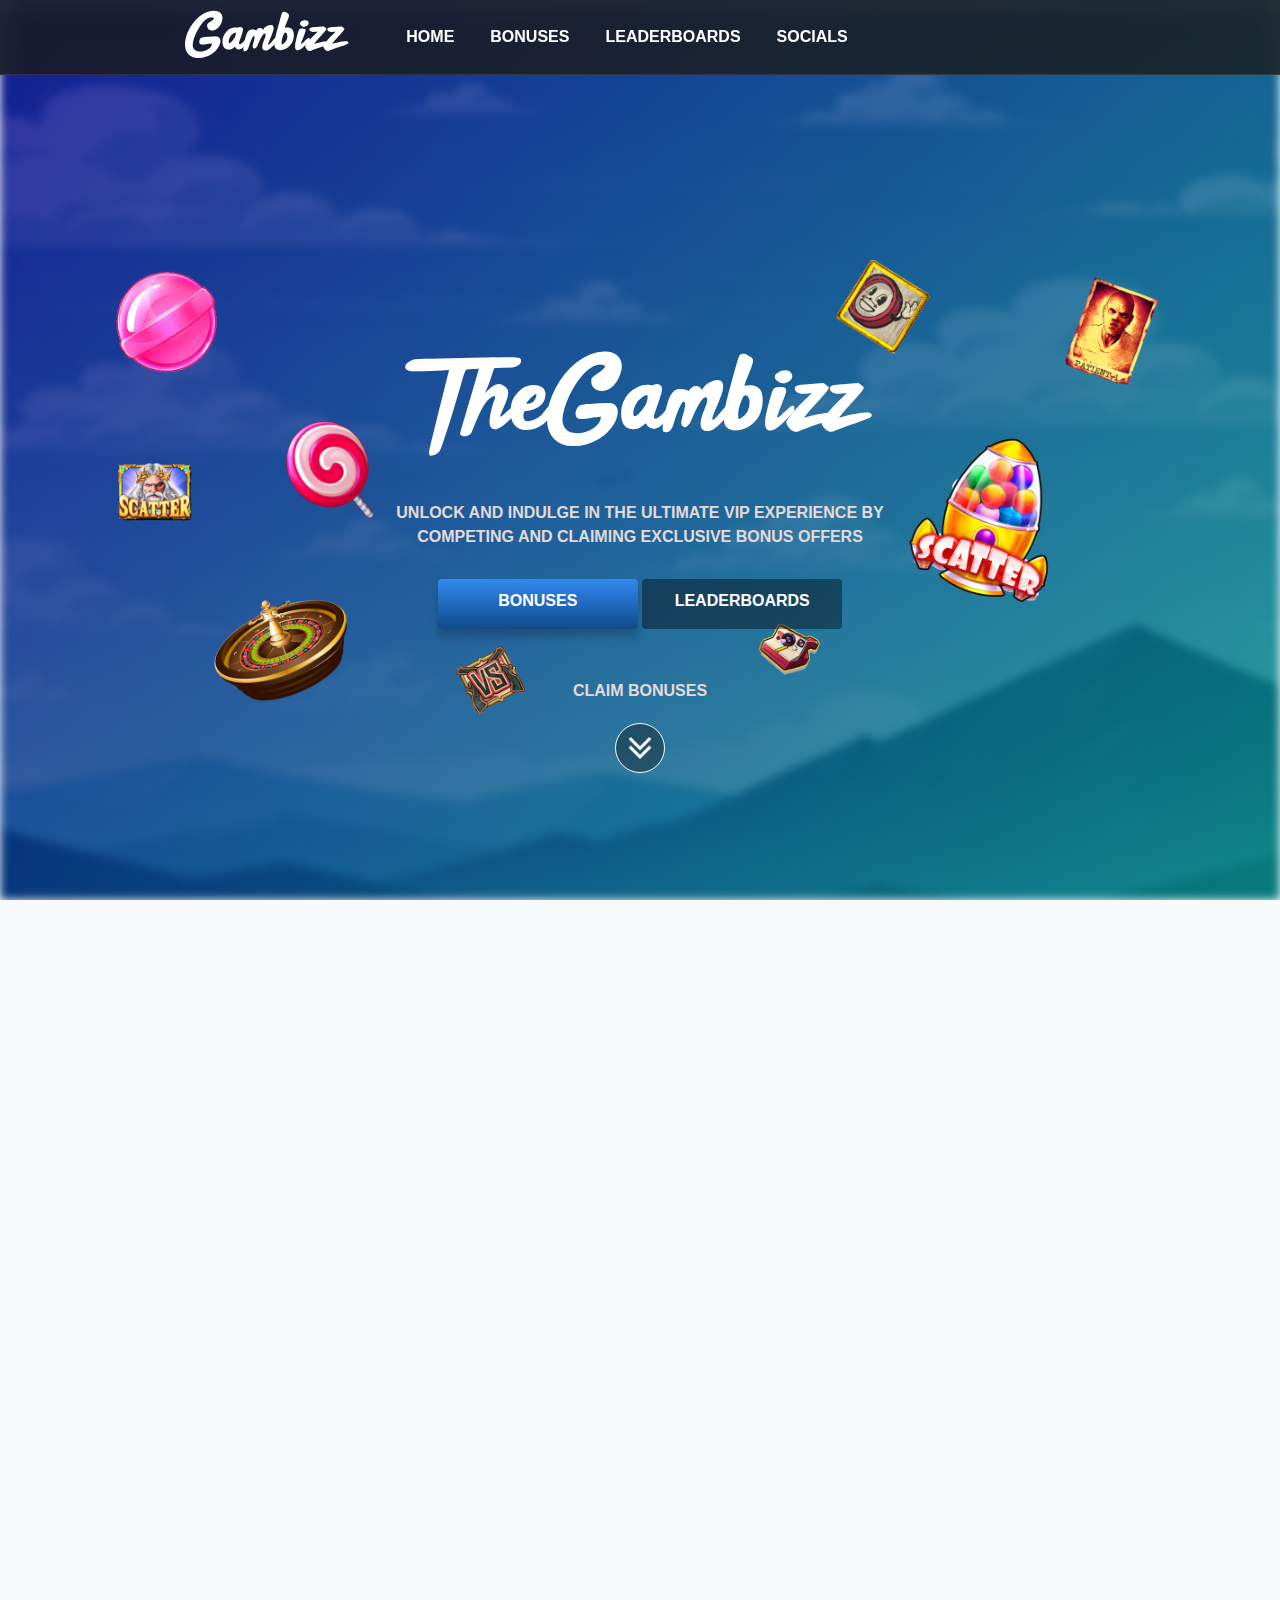
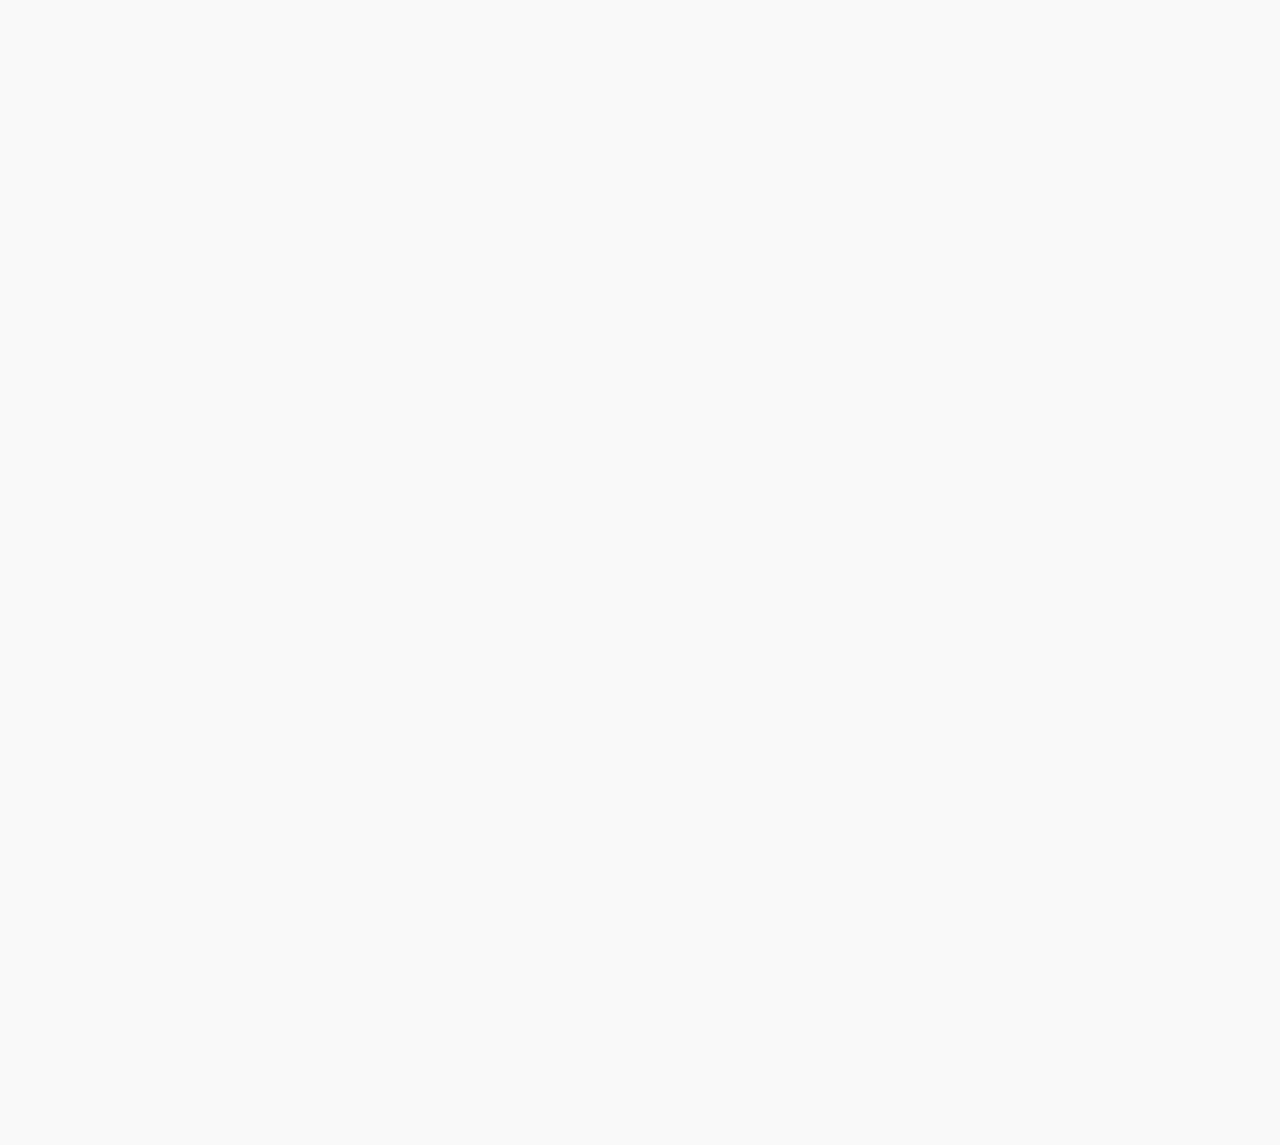
<file: src/main/resources/static/index.html>
<!DOCTYPE html>
<html lang="en">
<head>
    <meta charset="UTF-8">
    <meta name="viewport" content="width=device-width, initial-scale=1.0">
    <link rel="icon" href="pictures/logo.png" type="images/logo.png">
    <title>TheGambizz - Home</title>
    <link rel="stylesheet" href="https://stackpath.bootstrapcdn.com/bootstrap/4.5.2/css/bootstrap.min.css">
    <link rel="stylesheet" href="https://cdnjs.cloudflare.com/ajax/libs/font-awesome/6.0.0-beta3/css/all.min.css">
    <link rel="stylesheet" href="css/home.css?v.1.0.8">
</head>
<body>
<nav class="navbar navbar-expand-lg navbar-custom fixed-top">
    <div class="container-fluid">
        <a class="navbar-brand" href="/home">Gambizz</a>
        <button class="navbar-toggler" type="button" data-bs-toggle="collapse" data-bs-target="#navbarNav" aria-controls="navbarNav" aria-expanded="false" aria-label="Toggle navigation">
            <span class="navbar-toggler-icon"></span>
        </button>
        <div id="navbarNav" class="collapse navbar-collapse">
            <ul class="navbar-nav mx-auto">
                <li class="nav-item">
                    <a class="nav-link" href="/home">Home</a>
                </li>
                <li class="nav-item">
                    <a class="nav-link" href="/bonuses">Bonuses</a>
                </li>
                <li class="nav-item">
                    <a class="nav-link" href="/leaderboards-razed">Leaderboards</a>
                </li>
                <li class="nav-item">
                    <a class="nav-link" href="/socials">Socials</a>
                </li>
            </ul>
        </div>
    </div>
</nav>

<!-- Welcome Section -->
<section id="welcome-section" class="fullscreen-section welcome-section">
    <img src="pictures/header.png" alt="Floating Image" class="floating-image">
    <div class="content">
        <h1 class="black-street">TheGambizz</h1>
        <p>Unlock and indulge in the ultimate VIP experience by</p>
        <p>competing and claiming exclusive bonus offers</p>
        <div class="buttons">
            <a href="#sponsorships" class="btn btn-primary-custom">Bonuses</a>
            <a href="/leaderboards-razed" class="btn btn-secondary-custom">Leaderboards</a>
        </div>

        <div class="redirection">
            <p>CLAIM BONUSES</p>
            <div class="circle">
                <a href="#sponsorships">
                    <img src="pictures/arrows.png" alt="Arrows">
                </a>
            </div>
        </div>
    </div>
</section>

<section id="sponsorships" class="fullscreen-section">
    <div class="container">
        <h1 class="text-center">Bonus <span>Offers</span></h1>
        <div class="line-with-text">
            <span>Claim and receive rewards instantly!</span>
        </div>
        <div class="row">
            <div class="col-md-6 promo-col">
                <div class="promo-box">
                    <img src="pictures/razed.png" alt="Floating Image" class="floating-img">
                    <div class="features-box">
                        <h4>Rewards</h4>
                        <ul class="list-unstyled">
                            <li>» Increased Rakeback</li>
                            <li>» 300% Welcome Bonus</li>
                            <li>» Wager Leaderboard</li>
                            <li>» Double giveaway entries</li>
                        </ul>
                    </div>
                    <a href="https://www.razed.com/signup/?raf=TGZZ" class="claim-btn">Claim Bonus</a>
                </div>
            </div>

            <div class="row">
                <div class="col-md-6">
                    <div class="razed-box">
                        <img src="pictures/razed.png" alt="Razed" class="redirect-img">
                        <a href="https://www.razed.com/signup/?raf=TGZZ" class="redirect-button metaspins-button">VIP Program</a>
                    </div>
                </div>
                <div class="col-md-6">
                    <div class="leaderboard-box">
                        <h5 class="white"><span class="red">L</span>eader<span class="red">boards</span></h5>
                        <a href="/leaderboards-razed" class="redirect-button leaderboard-button">Leaderboards</a>
                    </div>
                </div>
            </div>
        </div>
    </div>
</section>

<!-- Stay Connected Section -->
<section id="stay-connected" class="fullscreen-section">
    <div class="container-fluid">
        <h1 class="text-center">Stay <span>Connected</span></h1>
        <div class="row">
            <!-- YouTube -->
            <div class="col-md-3">
                <div class="platform-box">
                    <div class="logo-container">
                        <img src="pictures/youtube.png" alt="Platform Logo" class="platform-logo">
                    </div>
                    <div class="line"></div>
                    <h2>Youtube</h2>
                    <h3>Subscribe to channel</h3>
                    <a href="https://www.youtube.com/@Thegambiz" class="redirect-button youtube">Subscribe</a>
                    <p class="platform-link">youtube.com/c/thegambizz</p>
                </div>
            </div>

            <!-- Kick -->
            <div class="col-md-3">
                <div class="platform-box">
                    <div class="logo-container">
                        <img src="pictures/kick.png" alt="Platform Logo" class="platform-logo">
                    </div>
                    <div class="line"></div>
                    <h2>Kick</h2>
                    <h3>Watch me live</h3>
                    <a href="https://kick.com/thegambizz" class="redirect-button kick">Follow</a>
                    <p class="platform-link">kick.com/thegambizz</p>
                </div>
            </div>

            <!-- Twitter -->
            <div class="col-md-3">
                <div class="platform-box">
                    <div class="logo-container">
                        <img src="pictures/x.png" alt="Platform Logo" class="platform-logo">
                    </div>
                    <div class="line"></div>
                    <h2>X / Twitter</h2>
                    <h3>Follow me</h3>
                    <a href="https://x.com/TheGambizz" class="redirect-button x">Follow</a>
                    <p class="platform-link">twitter.com/thegambizz</p>
                </div>
            </div>

            <!-- Discord -->
            <div class="col-md-3">
                <div class="platform-box">
                    <div class="logo-container">
                        <img src="pictures/discord.png" alt="Platform Logo" class="platform-logo">
                    </div>
                    <div class="line"></div>
                    <h2>Discord</h2>
                    <h3>Stay Updated</h3>
                    <a href="https://discord.gg/tPykvJXfqF" class="redirect-button discord">Join</a>
                    <p class="platform-link">discord.gg/tPykvJXfqF</p>
                </div>
            </div>
        </div>
    </div>
</section>


<script src="https://code.jquery.com/jquery-3.5.1.slim.min.js"></script>
<script src="https://cdn.jsdelivr.net/npm/@popperjs/core@2.9.3/dist/umd/popper.min.js"></script>
<script src="https://stackpath.bootstrapcdn.com/bootstrap/4.5.2/js/bootstrap.min.js"></script>
<script src="js/scripts.js"></script>
</body>
</html>
</file>
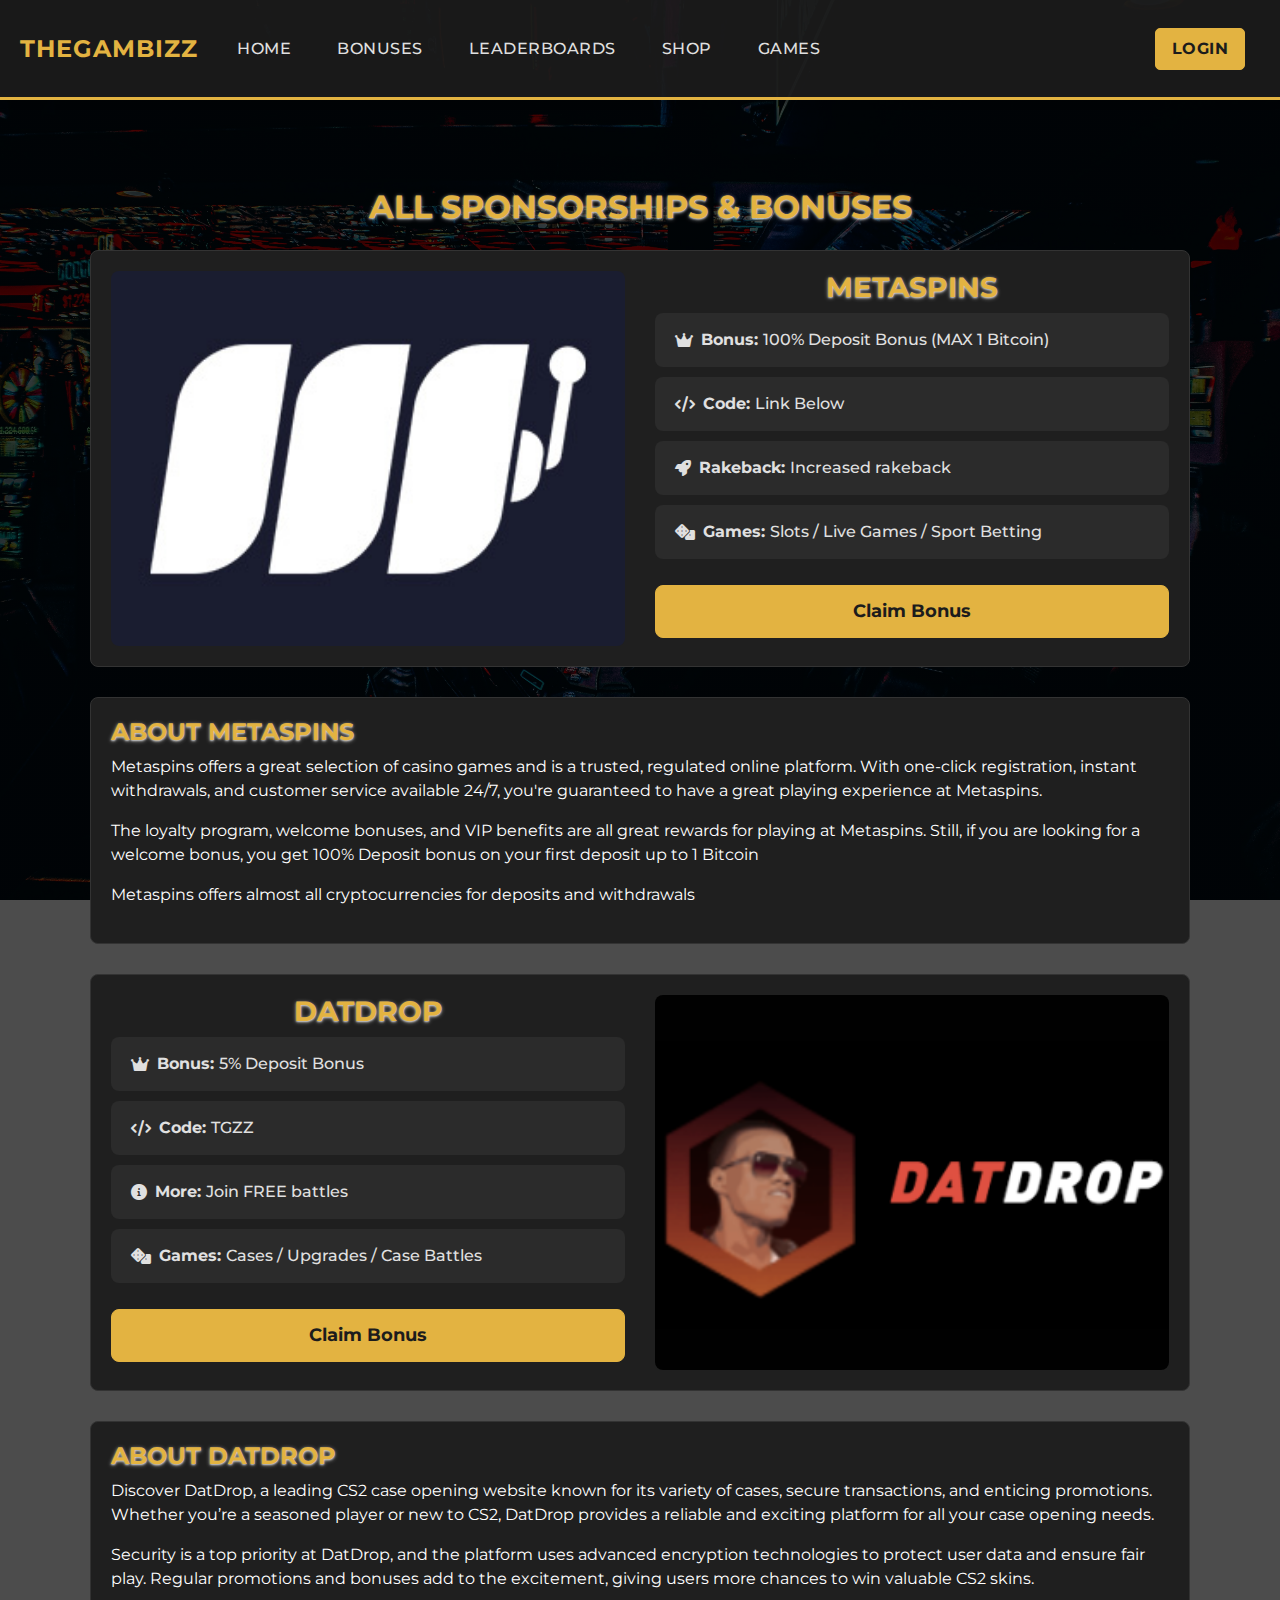
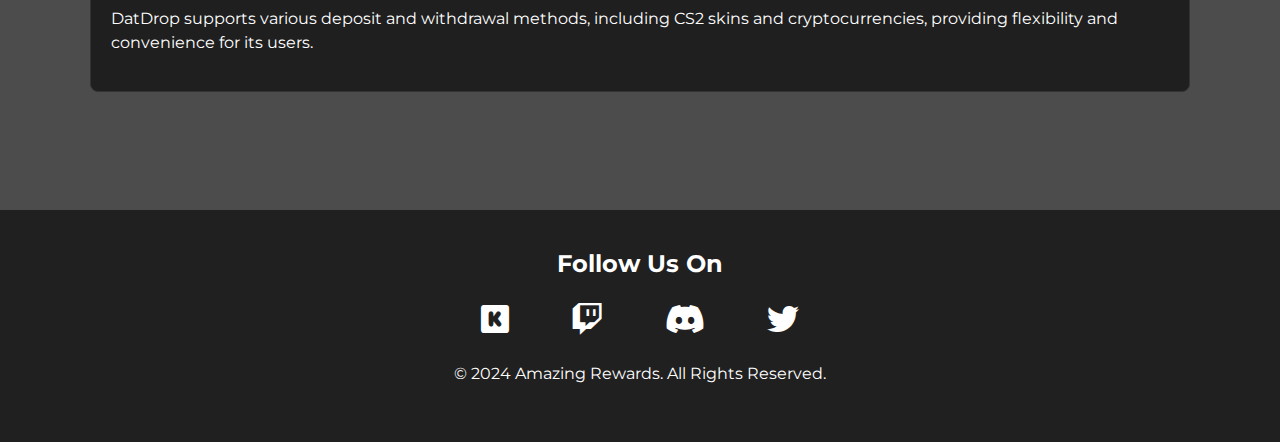
<file: src/main/resources/static/all-bonuses.html>
<!DOCTYPE html>
<html lang="en">
<head>
    <meta charset="UTF-8">
    <meta name="viewport" content="width=device-width, initial-scale=1.0">
    <title>All Bonuses | Casino Livestream</title>
    <link rel="stylesheet" href="https://stackpath.bootstrapcdn.com/bootstrap/4.5.2/css/bootstrap.min.css">
    <link rel="stylesheet" href="https://cdnjs.cloudflare.com/ajax/libs/font-awesome/6.0.0-beta3/css/all.min.css">
    <link rel="stylesheet" href="css/all-bonusses.css">
</head>
<body>

<!-- Navbar -->
<nav class="navbar navbar-expand-lg">
    <a class="navbar-brand" href="#">TheGambizz</a>
    <button class="navbar-toggler" type="button" data-toggle="collapse" data-target="#navbarNav" aria-controls="navbarNav" aria-expanded="false" aria-label="Toggle navigation">
        <span class="navbar-toggler-icon">&#9776;</span>
    </button>
    <div class="collapse navbar-collapse" id="navbarNav">
        <ul class="navbar-nav mx-auto"> <!-- Center nav items -->
            <li class="nav-item">
                <a class="nav-link active" href="#">Home</a>
            </li>
            <li class="nav-item">
                <a class="nav-link" href="#">Bonuses</a>
            </li>
            <li class="nav-item">
                <a class="nav-link" href="#">Leaderboards</a>
            </li>
            <li class="nav-item">
                <a class="nav-link" href="#">Shop</a>
            </li>
            <li class="nav-item">
                <a class="nav-link" href="#">Games</a>
            </li>
        </ul>
        <ul class="navbar-nav">
            <li class="nav-item login-button">
                <a class="nav-link" href="#">Login</a>
            </li>
        </ul>
    </div>
</nav>

<!-- Bonuses Section -->
<section id="bonuses" class="py-5">
    <div class="container">
        <h2 class="text-center mb-4 yellow-glowing bold">All Sponsorships & Bonuses</h2>

        <!-- Sponsor 1 -->
        <div class="sponsor-box">
            <div class="row">
                <div class="col-md-6 sponsor-image">
                    <img src="images/metaspins.jpg" class="img-fluid" alt="Sponsor 1">
                </div>
                <div class="col-md-6">
                    <h3 class="text-center yellow-glowing">MetaSpins</h3>
                    <ul class="list-group mb-3">
                        <li class="list-group-item"><i class="fa-solid fa-crown"></i>&nbsp;&nbsp;<strong>Bonus:&nbsp;</strong> 100% Deposit Bonus (MAX 1 Bitcoin)</li>
                        <li class="list-group-item"><i class="fa-solid fa-code"></i>&nbsp;&nbsp;<strong>Code:&nbsp;</strong> Link Below</li>
                        <li class="list-group-item"><i class="fa-solid fa-rocket"></i>&nbsp;&nbsp;<strong>Rakeback:&nbsp;</strong> Increased rakeback</li>
                        <li class="list-group-item"><i class="fa-solid fa-dice"></i>&nbsp;&nbsp;<strong>Games:&nbsp;</strong> Slots / Live Games / Sport Betting</li>
                    </ul>
                    <a href="https://sponsor1.com" target="_blank" class="btn btn-primary">Claim Bonus</a>
                </div>
            </div>
        </div>

        <!-- Detailed Info for Sponsor 1 -->
        <div class="sponsor-box">
            <div class="row">
                <div class="col-12">
                    <h4 class="yellow-glowing">About Metaspins</h4>
                    <p>Metaspins offers a great selection of casino games and is a trusted, regulated online platform. With one-click registration, instant withdrawals, and customer service available 24/7, you're guaranteed to have a great playing experience at Metaspins.</p>
                    <p>The loyalty program, welcome bonuses, and VIP benefits are all great rewards for playing at Metaspins. Still, if you are looking for a welcome bonus, you get 100% Deposit bonus on your first deposit up to 1 Bitcoin</p>
                    <p>Metaspins offers almost all cryptocurrencies for deposits and withdrawals</p>
                </div>
            </div>
        </div>

        <!-- Sponsor 2 -->
        <div class="sponsor-box">
            <div class="row">
                <div class="col-md-6 order-md-2">
                    <img src="images/datdrop.png" class="img-fluid" alt="Sponsor 2">
                </div>
                <div class="col-md-6 order-md-1">
                    <h3 class="text-center yellow-glowing">DatDrop</h3>
                    <ul class="list-group mb-3">
                        <li class="list-group-item"><i class="fa-solid fa-crown"></i>&nbsp;&nbsp;<strong>Bonus:&nbsp;</strong> 5% Deposit Bonus</li>
                        <li class="list-group-item"><i class="fa-solid fa-code"></i>&nbsp;&nbsp;<strong>Code:&nbsp;</strong> TGZZ</li>
                        <li class="list-group-item"><i class="fa-solid fa-circle-info"></i>&nbsp;&nbsp;<strong>More:&nbsp;</strong> Join FREE battles</li>
                        <li class="list-group-item"><i class="fa-solid fa-dice"></i>&nbsp;&nbsp;<strong>Games:&nbsp;</strong> Cases / Upgrades / Case Battles</li>
                    </ul>
                    <a href="https://sponsor2.com" target="_blank" class="btn btn-primary">Claim Bonus</a>
                </div>
            </div>
        </div>

        <!-- Detailed Info for Sponsor 2 -->
        <div class="sponsor-box">
            <div class="row">
                <div class="col-12">
                    <h4 class="yellow-glowing">About DatDrop</h4>
                    <p>Discover DatDrop, a leading CS2 case opening website known for its variety of cases, secure transactions, and enticing promotions. Whether you’re a seasoned player or new to CS2, DatDrop provides a reliable and exciting platform for all your case opening needs.</p>
                    <p>Security is a top priority at DatDrop, and the platform uses advanced encryption technologies to protect user data and ensure fair play. Regular promotions and bonuses add to the excitement, giving users more chances to win valuable CS2 skins.</p>
                    <p>DatDrop supports various deposit and withdrawal methods, including CS2 skins and cryptocurrencies, providing flexibility and convenience for its users.</p>
                </div>
            </div>
        </div>

    </div>
</section>

<!-- Footer -->
<footer class="footer">
    <div class="container text-center">
        <h5 class="mb-4">Follow Us On</h5>
        <div class="d-flex justify-content-center">
            <a href="https://kick.com/thegambizz" class="text-white mx-3">
                <i class="fab fa-kickstarter fa-2x"></i> <!-- Kick Icon -->
            </a>
            <a href="https://www.twitch.tv/thegambizz" class="text-white mx-3">
                <i class="fab fa-twitch fa-2x"></i> <!-- Twitch Icon -->
            </a>
            <a href="https://discord.gg/tPykvJXfqF" class="text-white mx-3">
                <i class="fab fa-discord fa-2x"></i> <!-- Discord Icon -->
            </a>
            <a href="https://x.com/TheGambizz" class="text-white mx-3">
                <i class="fab fa-twitter fa-2x"></i> <!-- Twitter Icon -->
            </a>
        </div>
        <p class="mt-4">&copy; 2024 Amazing Rewards. All Rights Reserved.</p>
    </div>
</footer>

</body>
</html>
</file>
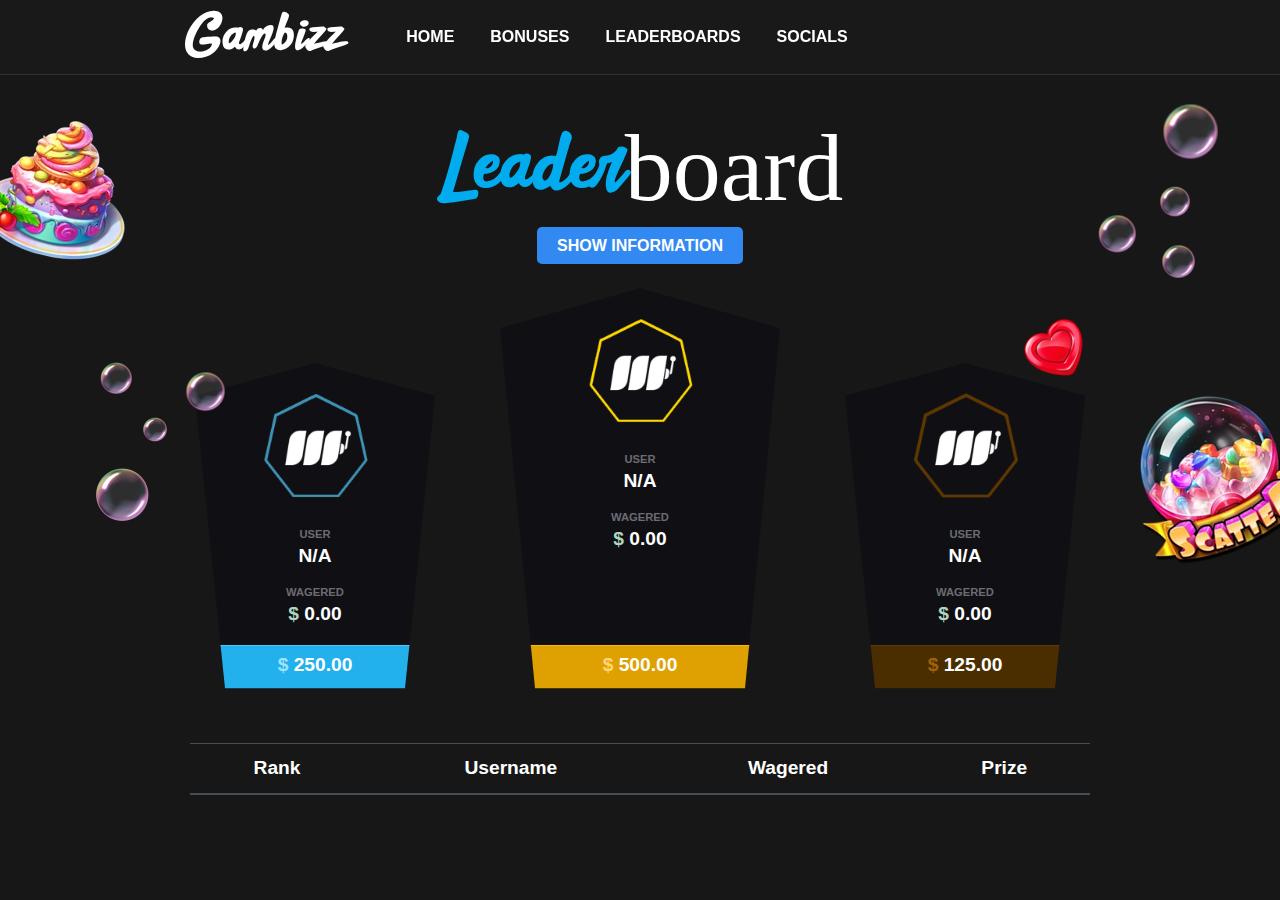
<file: src/main/resources/static/leaderboard.html>
<!DOCTYPE html>
<html lang="en">
<head>
    <meta charset="UTF-8">
    <meta name="viewport" content="width=device-width, initial-scale=1.0">
    <link rel="icon" href="pictures/logo.png" type="images/logo.png">
    <title>TheGambizz - Leaderboards</title>
    <link rel="stylesheet" href="https://stackpath.bootstrapcdn.com/bootstrap/4.5.2/css/bootstrap.min.css">
    <link rel="stylesheet" href="https://cdnjs.cloudflare.com/ajax/libs/font-awesome/6.0.0-beta3/css/all.min.css">
    <link rel="stylesheet" href="css/leaderboards.css?v.1.1.2">
    <script src="js/leaderboards.js?v=0.0.4" type="module" defer></script>
</head>
<body>
<nav class="navbar navbar-expand-lg navbar-custom fixed-top">
    <div class="container-fluid">
        <a class="navbar-brand" href="/home">Gambizz</a>
        <button class="navbar-toggler" type="button" data-bs-toggle="collapse" data-bs-target="#navbarNav" aria-controls="navbarNav" aria-expanded="false" aria-label="Toggle navigation">
            <span class="navbar-toggler-icon"></span>
        </button>
        <div id="navbarNav" class="collapse navbar-collapse">
            <ul class="navbar-nav mx-auto">
                <li class="nav-item">
                    <a class="nav-link" href="/home">Home</a>
                </li>
                <li class="nav-item">
                    <a class="nav-link" href="/bonuses">Bonuses</a>
                </li>
                <li class="nav-item">
                    <a class="nav-link" href="/leaderboards">Leaderboards</a>
                </li>
                <li class="nav-item">
                    <a class="nav-link" href="/socials">Socials</a>
                </li>
            </ul>
        </div>
    </div>
</nav>

<section id="leaderboard-section" class="fullscreen-section leaderboard-section">
    <img src="pictures/header-leaderboard.png" alt="Front Image" class="front-image">
    <div class="content">
        <h1>Leader<span>board</span></h1>
        <!-- The Modal -->
        <!-- Button to Open the Modal -->
        <a class="info-button" data-toggle="modal" data-target="#myModal">Show Information</a>
    </div>

    <div class="podium">
        <div class="podium-box second-place podium-item" id="2">
            <img src="pictures/second.png" alt="Second">
            <h2>User</h2>
            <p class="name">N/A</p>
            <h2>Wagered</h2>
            <p class="wagered-amount"><span class="highlight">$</span> 0.00</p>
            <div class="price-box-second">
                <p><span class="highlight">$</span> 250.00</p>
            </div>
        </div>
        <div class="podium-box confetti first-place podium-item" id="1">
            <img src="pictures/first.png" alt="First">
            <h2>User</h2>
            <p class="name">N/A</p>
            <h2>Wagered</h2>
            <p class="wagered-amount"><span class="highlight">$</span> 0.00</p>
            <div class="price-box-first">
                <p><span class="highlight">$</span> 500.00</p>
            </div>
        </div>
        <div class="podium-box third-place podium-item" id="3">
            <img src="pictures/third.png" alt="Third">
            <h2>User</h2>
            <p class="name">N/A</p>
            <h2>Wagered</h2>
            <p class="wagered-amount"><span class="highlight">$</span> 0.00</p>
            <div class="price-box-third">
                <p><span class="highlight">$</span> 125.00</p>
            </div>
        </div>
    </div>

    <div class="leaderboard">
        <table class="table table-dark table-hover leaderboard-table text-center">
            <thead>
            <tr>
                <th scope="col">Rank</th>
                <th scope="col">Username</th>
                <th scope="col">Wagered</th>
                <th scope="col">Prize</th>
            </tr>
            </thead>
            <tbody></tbody>
        </table>
    </div>
</section>



<div class="modal fade" id="myModal" tabindex="-1" role="dialog" aria-labelledby="modalLabel" aria-hidden="true">
    <div class="modal-dialog modal-dialog-centered" role="document">
        <div class="modal-content">
            <!-- Close Button Positioned Outside Modal -->
            <button type="button" class="close outside-close" data-dismiss="modal" aria-label="Close">
                <span aria-hidden="true">&times;</span>
            </button>

            <div class="modal-body">
                <h2 class="glow-text">Information</h2>
                <div class="line"></div>
                <p>the leaderboard is designed to give back to the community for all the support that they have given by wagering on our sponsored partners</p>
                <div class="line"></div>
                <ul>
                    <li>Every bet on any game with an account registered with <span>my code</span> will count towards the leaderboard</li>
                    <li>Throughout the month, stay competitive and climb <span>the leaderboard</span> to win prizes</li>
                    <li>The <span>top 5</span> wagerers of the month will be rewarded with cash prizes up til <span>$500</span></li>
                </ul>
            </div>
        </div>
    </div>
</div>
<script src="https://code.jquery.com/jquery-3.5.1.slim.min.js"></script>
<script src="https://cdn.jsdelivr.net/npm/@popperjs/core@2.9.3/dist/umd/popper.min.js"></script>
<script src="https://stackpath.bootstrapcdn.com/bootstrap/4.5.2/js/bootstrap.min.js"></script>
<script src="js/scripts.js"></script>
</body>
</html>
</file>
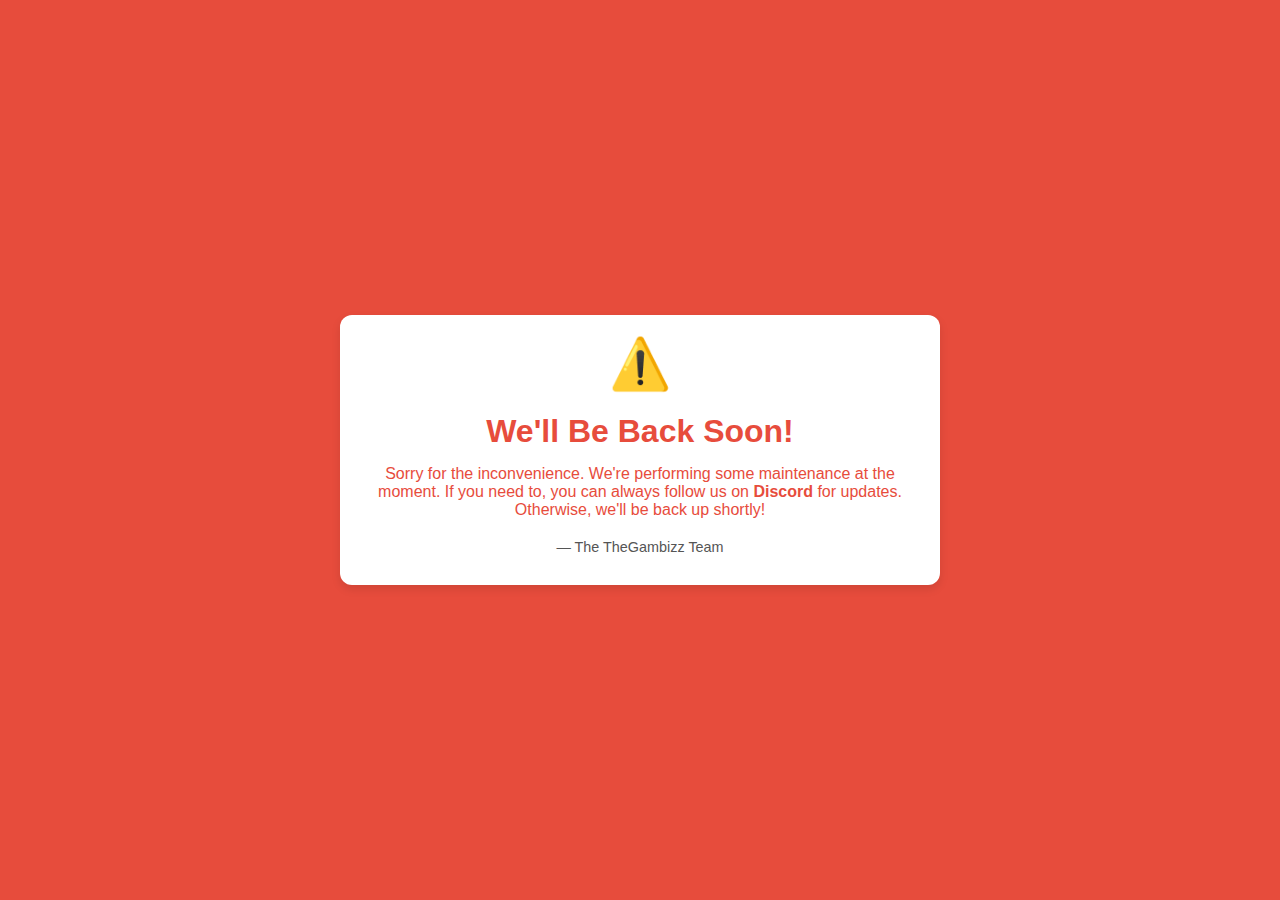
<file: src/main/resources/static/maintenance.html>
<!DOCTYPE html>
<html lang="en">
<head>
    <meta charset="UTF-8">
    <meta name="viewport" content="width=device-width, initial-scale=1.0">
    <title>We'll Be Back Soon!</title>
    <link rel="stylesheet" href="css/maintenance.css">
</head>
<body>
<div class="maintenance-wrapper">
    <div class="icon">
        <!-- Replace with an alert icon if you have one -->
        ⚠️
    </div>
    <h1>We'll Be Back Soon!</h1>
    <p>
        Sorry for the inconvenience. We're performing some maintenance at the moment.
        If you need to, you can always follow us on
        <a href="https://discord.gg/aeWvTBBT" target="_blank">Discord</a> for updates.
        Otherwise, we'll be back up shortly!
    </p>
    <p class="team">— The TheGambizz Team</p>
</div>
</body>
</html>
</file>
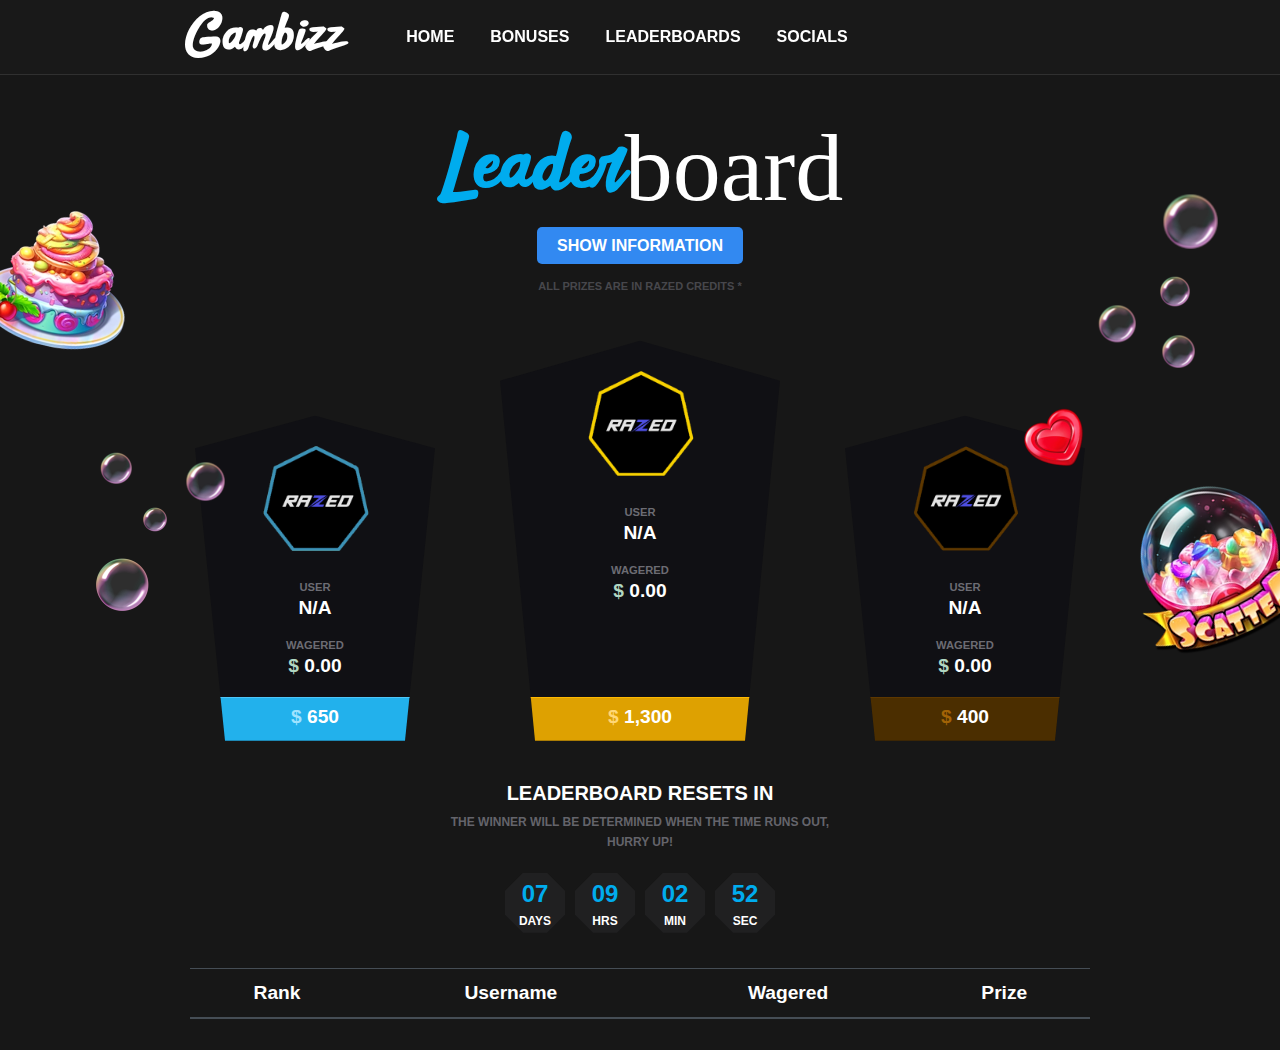
<file: src/main/resources/static/razed-leaderboard.html>
<!DOCTYPE html>
<html lang="en">
<head>
    <meta charset="UTF-8">
    <meta name="viewport" content="width=device-width, initial-scale=1.0">
    <link rel="icon" href="pictures/logo.png" type="images/logo.png">
    <title>TheGambizz - Leaderboards</title>
    <link rel="stylesheet" href="https://stackpath.bootstrapcdn.com/bootstrap/4.5.2/css/bootstrap.min.css">
    <link rel="stylesheet" href="https://cdnjs.cloudflare.com/ajax/libs/font-awesome/6.0.0-beta3/css/all.min.css">
    <link rel="stylesheet" href="css/leaderboards.css?v.1.2.3">
    <script src="js/razed-leaderboards.js?v=1.0.2" type="module" defer></script>
    <script src="js/timer.js?v=0.0.1" type="module" defer></script>
</head>
<body>
<nav class="navbar navbar-expand-lg navbar-custom fixed-top">
    <div class="container-fluid">
        <a class="navbar-brand" href="/home">Gambizz</a>
        <button class="navbar-toggler" type="button" data-bs-toggle="collapse" data-bs-target="#navbarNav" aria-controls="navbarNav" aria-expanded="false" aria-label="Toggle navigation">
            <span class="navbar-toggler-icon"></span>
        </button>
        <div id="navbarNav" class="collapse navbar-collapse">
            <ul class="navbar-nav mx-auto">
                <li class="nav-item">
                    <a class="nav-link" href="/home">Home</a>
                </li>
                <li class="nav-item">
                    <a class="nav-link" href="/bonuses">Bonuses</a>
                </li>
                <li class="nav-item">
                    <a class="nav-link" href="/leaderboards-razed">Leaderboards</a>
                </li>
                <li class="nav-item">
                    <a class="nav-link" href="/socials">Socials</a>
                </li>
            </ul>
        </div>
    </div>
</nav>

<section id="leaderboard-section" class="fullscreen-section leaderboard-section">
    <img src="pictures/header-leaderboard.png" alt="Front Image" class="front-image">
    <div class="content">
        <h1>Leader<span>board</span></h1>

        <!-- Button to Open the Modal -->
        <a class="info-button" data-toggle="modal" data-target="#myModal">Show Information</a>
    </div>

    <p class="prize-info">All prizes are in razed credits *</p>

    <div id="leaderboard" class="podium">
        <div class="podium-box second-place podium-item" id="2">
            <img src="pictures/razed-second.png" alt="Second">
            <h2>User</h2>
            <p class="name">N/A</p>
            <h2>Wagered</h2>
            <p class="wagered-amount"><span class="highlight">$</span> 0.00</p>
            <div class="price-box-second">
                <p><span class="highlight">$</span> 650</p>
            </div>
        </div>
        <div class="podium-box confetti first-place podium-item" id="1">
            <img src="pictures/razed-first.png" alt="First">
            <h2>User</h2>
            <p class="name">N/A</p>
            <h2>Wagered</h2>
            <p class="wagered-amount"><span class="highlight">$</span> 0.00</p>
            <div class="price-box-first">
                <p><span class="highlight">$</span> 1,300</p>
            </div>
        </div>
        <div class="podium-box third-place podium-item" id="3">
            <img src="pictures/razed-third.png" alt="Third">
            <h2>User</h2>
            <p class="name">N/A</p>
            <h2>Wagered</h2>
            <p class="wagered-amount"><span class="highlight">$</span> 0.00</p>
            <div class="price-box-third">
                <p><span class="highlight">$</span> 400</p>
            </div>
        </div>
    </div>

    <div class="timer-text">
        <h3>Leaderboard resets in</h3>
        <p>The winner will be determined when the time runs out,</p>
        <p>hurry up!</p>
    </div>
    <div class="timer">
        <div class="octagon">
            <div id="days">00</div>
            <span>DAYS</span>
        </div>
        <div class="octagon">
            <div id="hours">00</div>
            <span>HRS</span>
        </div>
        <div class="octagon">
            <div id="minutes">00</div>
            <span>MIN</span>
        </div>
        <div class="octagon">
            <div id="seconds">00</div>
            <span>SEC</span>
        </div>
    </div>

    <div class="leaderboard">
        <table class="table table-dark table-hover leaderboard-table text-center">
            <thead>
            <tr>
                <th scope="col">Rank</th>
                <th scope="col">Username</th>
                <th scope="col">Wagered</th>
                <th scope="col">Prize</th>
            </tr>
            </thead>
            <tbody></tbody>
        </table>
    </div>
</section>



<div class="modal fade" id="myModal" tabindex="-1" role="dialog" aria-labelledby="modalLabel" aria-hidden="true">
    <div class="modal-dialog modal-dialog-centered" role="document">
        <div class="modal-content">
            <!-- Close Button Positioned Outside Modal -->
            <button type="button" class="close outside-close" data-dismiss="modal" aria-label="Close">
                <span aria-hidden="true">&times;</span>
            </button>

            <div class="modal-body">
                <h2 class="glow-text">Information</h2>
                <div class="line"></div>
                <p>the leaderboard is designed to give back to the community for all the support that they have given by wagering on our sponsored partners</p>
                <div class="line"></div>
                <ul>
                    <li>Every bet on any game with an account registered with <span>my code</span> will count towards the leaderboard</li>
                    <li>Throughout the month, stay competitive and climb <span>the leaderboard</span> to win prizes</li>
                    <li>The <span>top 5</span> wagerers of the month will be rewarded with cash prizes up til <span>$500</span></li>
                </ul>
            </div>
        </div>
    </div>
</div>
<script src="https://code.jquery.com/jquery-3.5.1.slim.min.js"></script>
<script src="https://cdn.jsdelivr.net/npm/@popperjs/core@2.9.3/dist/umd/popper.min.js"></script>
<script src="https://stackpath.bootstrapcdn.com/bootstrap/4.5.2/js/bootstrap.min.js"></script>
<script src="js/scripts.js"></script>
</body>
</html>
</file>
<file: src/main/resources/static/css/home.css>
@font-face {
    font-family: 'BlackStreet';
    src: url('../fonts/Black Street.ttf');
}

body {
    background-color: #f8f9fa; /* Light background for contrast */
}

html, body {
    margin: 0;
    padding: 0;
    height: 100%; /* Ensure body takes full height */
    overflow-x: hidden; /* Prevent horizontal scroll */
    scroll-behavior: smooth;
}

/* Custom styles for the navbar */
.navbar-custom {
    background-color: rgba(26, 26, 26, 0.8);
    backdrop-filter: blur(10px);
    height: 75px;
    padding: 0 20px;
    border-bottom: 1px solid rgba(255, 255, 255, 0.1);
    transition: background-color 0.3s;
}

/* Brand styling */
.navbar-brand {
    color: #fff;
    font-family: "BlackStreet", serif;
    font-size: 4rem;
}

.navbar-brand:hover {
    color: #fff;
    font-family: "BlackStreet", serif;
    font-size: 4rem;
    text-decoration: none;
}

/* Ensure navbar collapse takes full width */
.navbar-collapse {
    flex-grow: 1;
    padding-right: 200px; /* Adjust this to move the nav links to the right */
}

/* Nav items */
.navbar-nav {
    display: flex;
    justify-content: center;
    gap: 20px; /* Spacing between links */
}

/* Nav links styling */
.navbar-nav .nav-link {
    color: #ffffff;
    font-weight: bold;
    text-transform: uppercase;
    padding: 8px 10px;
    transition: color 0.3s;
}

/* Hover effect for links */
.navbar-nav .nav-link:hover {
    color: #cccccc;
}

/* Navbar toggler for mobile view */
.navbar-toggler {
    border: none;
}

.navbar-toggler-icon {
    background-image: url("data:image/svg+xml;charset=UTF8,%3Csvg viewBox='0 0 30 30' xmlns='http://www.w3.org/2000/svg'%3E%3Cpath stroke='rgba(255, 255, 255, 0.5)' stroke-width='2' d='M4 7h22M4 15h22M4 23h22'/%3E%3C/svg%3E");
}

/* Mobile adjustments */
@media (max-width: 992px) {
    .navbar-nav {
        flex-direction: column;
        align-items: center;
    }

    .navbar-collapse {
        padding-left: 0;
    }
}


.fullscreen-section {
    height: 100vh; /* Full height of the viewport */
    width: 100%;
    display: flex;
    margin: 0; /* Remove default margin */
    padding: 20px;
}

.welcome-section {
    position: relative;
    height: 100vh; /* Full viewport height */
    display: flex;
    flex-direction: column;
    justify-content: center;
    align-items: center;
    overflow: auto; /* Allow scrolling if needed */
}

.welcome-section::before {
    content: "";
    position: absolute;
    top: 0;
    left: 0;
    width: 100%;
    height: 100%;
    background: linear-gradient(135deg, rgba(0, 0, 255, 0.7), rgba(0, 255, 255, 0.7)), url('../pictures/background.png') no-repeat center center/cover;
    filter: brightness(65%) blur(5px); /* Adjust brightness and blur as needed */
    z-index: 1;
}

.floating-image {
    position: absolute;
    top: 55%; /* Adjust this value to position the image vertically */
    left: 50%; /* Center horizontally */
    transform: translate(-50%, -50%);
    width: 90%; /* Adjust the size of the image */
    z-index: 2; /* Ensure it is above the background */
    animation: hoverUpDown 3s ease-in-out infinite; /* Apply the hover animation */
}

.content {
    position: relative;
    text-align: center;
    z-index: 2;
    padding-top: 200px; /* Adjust padding as needed */
}

.welcome-section h1 {
    font-size: 8rem;
    margin-bottom: 20px;
    color: #fff;
}

.welcome-section p {
    font-size: 1rem;
    margin-bottom: 0px;
    font-weight: bold;
    text-transform: uppercase;
    color: #e5dada;
}

.welcome-section .btn {
    font-size: 1rem;
    padding: 10px 20px;
}

/* Button Styles */
.buttons {
    margin-top: 30px;
}

.btn-primary-custom {
    background: linear-gradient(to bottom, #3289F1, #114a8a);
    border: none;
    color: #fff;
    font-weight: bold;
    text-transform: uppercase;
    width: 200px;
    height: 50px;
    box-shadow: 0 8px 8px rgba(0, 0, 0, 0.2);
}

.btn-secondary-custom {
    background-color: rgba(0, 0, 0, 0.4);
    border: none;
    color: #fff;
    font-weight: bold;
    text-transform: uppercase;
    width: 200px;
    height: 50px;
}

.btn-primary-custom:hover {
    border: 1px solid #3289f1;
    color: #fff;
}

.btn-secondary-custom:hover {
    border: 1px solid #90919b;
    color: #fff;
}

.redirection {
    display: flex; /* Use flexbox for layout */
    flex-direction: column; /* Stack children vertically */
    align-items: center; /* Center children horizontally */
    justify-content: center; /* Center children vertically within its height */
    text-align: center; /* Center text */
    padding-top: 50px; /* Adjust padding as needed */
    position: relative; /* Ensure relative positioning */
    z-index: 2; /* Ensure it is above other layers if needed */
}

/* Circle styling */
.circle {
    height: 50px;
    width: 50px;
    border: 1px solid #fff;
    border-radius: 50%;
    background-color: rgba(23, 23, 23, 0.4);
    display: flex; /* Enable flexbox */
    justify-content: center; /* Center content horizontally */
    align-items: center; /* Center content vertically */
    text-align: center; /* Center text */
}

.redirection p {
    padding-bottom: 20px;
}

/* Ensure content in the circle is centered */
.circle a {
    display: flex; /* Enable flexbox for anchor */
    justify-content: center; /* Center content horizontally */
    align-items: center; /* Center content vertically */
    text-align: center; /* Center text */
}

.circle img {
    height: 40px; /* Adjust size of image inside the circle */
}

.black-street {
    font-family: "BlackStreet", serif;
}

#sponsorships {
    padding-top: 50px;
    background-color: #0D1019;
    height: 130vh;
    border-bottom: 1px solid #404043;
}

#sponsorships h1 {
    color: #00acee;
    font-family: "BlackStreet", serif;
    font-size: 6rem; /* Larger font size for prominence */
    margin: 0;
    padding-bottom: 10px;
}

#sponsorships h1 span {
    color: #fff;
    font-family: "BlackStreet", serif;
    font-size: 6rem; /* Larger font size for prominence */
}

.container {
    justify-content: center; /* Center content horizontally */
    align-items: center; /* Center content vertically */
    text-align: center; /* Center text */
}

.promo-col {
    padding-right: 20px;
    margin: auto;
}

.promo-box {
    background-color: #101014;
    border-radius: 5px;
    padding: 20px;
    box-shadow: 0 4px 12px rgba(0, 0, 0, 0.1);
    border: 1px solid #404043;
    position: relative;
    width: 400px;
    height: 400px;
    text-align: left;
    margin: auto;
}

.promo-box img.floating-img {
    width: 300px;
    height: 100px;
    position: absolute;
    top: 10px;
    left: 50%;
    transform: translateX(-50%);
    animation: hoverUpDown 3s ease-in-out infinite; /* Apply the hover animation */
}

.features-box {
    background-color: #0E0E11;
    border: 1px solid #404043;
    color: #fff;
    border-radius: 5px;
    padding: 15px;
    margin-top: 70px;
}

.features-box h4 {
    color: #535354;
    font-size: 1rem;
    font-weight: bold;
}

.features-box ul li {
    color: #fff;
    font-size: 1rem;
    text-transform: uppercase;
    font-weight: bold;
}

.claim-btn {
    background: linear-gradient(to bottom, #3289F1, #114a8a);
    color: #fff;
    padding: 15px 20px;
    border-radius: 5px;
    text-decoration: none;
    display: inline-block;
    margin-top: 30px;
    width: 360px;
    height: 60px;
    text-align: center;
    font-weight: bold;
    text-transform: uppercase;
    transition: background 0.3s ease;
}

.claim-btn:hover {
    color: #fff;
    text-decoration: none;
    background: linear-gradient(to bottom, #0e77ef, #2a5bb8);
}

.line-with-text {
    display: flex;
    align-items: center;
    text-align: center;
    color: #ffffff; /* Text color */
    font-size: 1.5rem; /* Adjust the font size */
    font-weight: bold;
    padding-bottom: 100px;
}

.line-with-text::before,
.line-with-text::after {
    content: '';
    flex: 1;
    border-bottom: 1px solid #404043; /* Line color and thickness */
    margin: 0 10px; /* Space between the line and text */
}

.line-with-text span {
    padding: 0 10px; /* Space around the text */
    color: #fff; /* Text color */
    text-transform: uppercase; /* Optional: Uppercase text */
}

.razed-box {
    display: flex;
    justify-content: space-between;
    margin-top: 50px; /* Add space at the top */
    align-items: center;
    padding: 10px 20px;
    border-radius: 10px;
    box-shadow: 0 4px 8px rgba(0, 0, 0, 0.1);
    border: 1px solid #404043;
    height: 200px;
    position: relative;
    overflow: hidden;
}

.razed-box::before {
    content: '';
    position: absolute;
    top: 0;
    left: 0;
    width: 100%;
    height: 100%;
    background-image: url('../pictures/redirectBox.png'); /* Add background image */
    background-size: cover;
    background-position: center;
    filter: blur(5px); /* Apply blur effect */
    z-index: 1; /* Make sure the background is behind content */
}

/* Overlay to darken the background slightly */
.razed-box::after {
    content: '';
    position: absolute;
    top: 0;
    left: 0;
    width: 100%;
    height: 100%;
    background: rgba(0, 0, 0, 0.3); /* Optional: Add a dark overlay to improve text readability */
    z-index: 2; /* Make sure it's on top of the blurred background but behind the content */
}

/* Ensure content is above the blurred background */
.razed-box * {
    position: relative;
    z-index: 3; /* Content above the blurred background */
}

.leaderboard-box * {
    position: relative;
    z-index: 3; /* Content above the blurred background */
}

/* Image on the left */
.redirect-img {
    height: 40px;
    margin-right: 20px;
}

.leaderboard-box {
    display: flex;
    justify-content: space-between;
    margin-top: 50px; /* Add space at the top */
    align-items: center;
    padding: 10px 20px;
    border-radius: 10px;
    box-shadow: 0 4px 8px rgba(0, 0, 0, 0.1);
    border: 1px solid #404043;
    height: 200px;
    position: relative;
    overflow: hidden;
}

.leaderboard-box::before {
    content: '';
    position: absolute;
    top: 0;
    left: 0;
    width: 100%;
    height: 100%;
    background-image: url('../pictures/leaderboard.png'); /* Add background image */
    background-size: cover;
    background-position: center;
    filter: blur(5px); /* Apply blur effect */
    z-index: 1; /* Make sure the background is behind content */
}

.leaderboard-box::after {
    content: '';
    position: absolute;
    top: 0;
    left: 0;
    width: 100%;
    height: 100%;
    background: rgba(0, 0, 0, 0.3); /* Optional: Add a dark overlay to improve text readability */
    z-index: 2; /* Make sure it's on top of the blurred background but behind the content */
}

.white {
    margin-right: 20px;
    font-family: "BlackStreet", serif;
    color: #fff;
    font-size: 4rem;
}

.red {
    font-family: "BlackStreet", serif;
    color: #f60e27;
    font-size: 4rem;
}

.leaderboard-button {
    background-color: #f60e27;
    color: #fff;
}

.leaderboard-button:hover {
    color: #fff;
    text-decoration: none;
    text-transform: uppercase;
    font-weight: bold;
    background-color: #b20213;
}

.metaspins-button {
    background-color: #3289F1;
    color: #fff;
}

.metaspins-button:hover {
    color: #fff;
    text-decoration: none;
    text-transform: uppercase;
    font-weight: bold;
    background-color: #0e77ef;
}

/* Button on the right */
.redirect-button {
    padding: 10px 20px;
    text-decoration: none;
    text-transform: uppercase;
    font-weight: bold;
    border-radius: 5px;
    transition: background-color 0.3s ease;
}

.metaspins-box:hover::before {
    animation: zoomInBackground 0.6s ease forwards;
}

.leaderboard-box:hover::before {
    animation: zoomInBackground 0.6s ease forwards;
}

.metaspins-box::before {
    animation: zoomOutBackground 0.6s ease forwards; /* Smooth zoom-out on hover-out */
}

.leaderboard-box::before {
    animation: zoomOutBackground 0.6s ease forwards; /* Smooth zoom-out on hover-out */
}

@keyframes zoomOutBackground {
    0% {
        transform: scale(1.2); /* Start at zoomed in */
    }
    100% {
        transform: scale(1); /* Zoom out */
    }
}


@keyframes zoomInBackground {
    0% {
        transform: scale(1); /* Initial state: no zoom */
    }
    100% {
        transform: scale(1.2); /* Final state: zoomed in */
    }
}

@keyframes hoverUpDown {
    0%, 100% {
        transform: translate(-50%, -50%);
    }
    50% {
        transform: translate(-50%, calc(-50% - 20px)); /* Move up by 10px */
    }
}

/* Stay Connected Section */
#stay-connected {
    padding: 60px 0; /* Padding for top and bottom */
    background-color: #171717; /* Background color for the section */
    text-align: center;
    height: 75vh;
    border-bottom: 1px solid #404043;
}

#stay-connected h1 {
    font-size: 6rem;
    font-family: "BlackStreet", serif;
    color: #00acee;
    margin-bottom: 40px;
}

#stay-connected h1 span {
    font-size: 6rem;
    color: #fff;
}

.container-fluid {
    margin: 0 150px;
}

.platform-box {
    position: relative; /* Ensure child elements are positioned relative to this box */
    background-color: #101014;
    border-radius: 5px;
    box-shadow: 0 4px 12px rgba(0, 0, 0, 0.1);
    padding-top: 20px;
    border: 1px solid #404043;
    width: 300px;
    height: 400px;
    text-align: center;
}

.platform-box:hover {
    border: 1px solid #6c6c73;
}

.logo-container {
    position: relative; /* Container for the logo and line */
    display: inline-block; /* Fit the content's width */
    margin-bottom: 35px; /* Space between logo and other content */
}

.platform-logo {
    width: 80px; /* Adjust size as needed */
    height: 80px; /* Maintain aspect ratio */
    object-fit: contain; /* Preserve aspect ratio */
}

.line {
    width: 100%; /* Adjust the width of the line */
    height: 1px; /* Thickness of the line */
    background-color: #404043; /* Color of the line */ /* Center the line and provide spacing */
    margin-bottom: 20px;
}

.platform-box h2 {
    font-size: 3.5rem;
    font-family: "BlackStreet", serif;
    color: #fff;
}

.platform-box h3 {
    font-size: 1rem;
    font-weight: bold;
    color: #A3A3A3;
    text-transform: uppercase;
}

.platform-link {
    font-size: 0.9rem;
    font-weight: bold;
    color: #A3A3A3;
    text-transform: uppercase;
}

.redirect-button {
    display: inline-block;
    color: #fff;
    padding: 10px 20px;
    border-radius: 5px;
    font-weight: bold;
    text-decoration: none;
    text-transform: uppercase;
    margin-top: 10px;
    margin-bottom: 10px;
    transition: background-color 0.3s ease;
    width: 230px;
}

.youtube {
    background-color: #DC3B36;
    box-shadow: 4px 0 rgba(0, 0, 0, 0.1);
    border: 1px solid #ff6363;
}

.youtube:hover {
    background-color: #DC3B36;
    transition: background-color 0.3s ease;
    color: #fff;
    text-decoration: none;
    border: 1px solid #fff;
}

.kick {
    background-color: #43B31B;
    box-shadow: 4px 0 rgba(0, 0, 0, 0.1);
    border: 1px solid #85EC60FF;
}

.kick:hover {
    background-color: #43B31B;
    transition: background-color 0.3s ease;
    color: #fff;
    text-decoration: none;
    border: 1px solid #fff;
}

.x {
    background-color: #0A0A0A;
    box-shadow: 4px 0 rgba(0, 0, 0, 0.1);
    border: 1px solid #343434;
}

.x:hover {
    background-color: #0A0A0A;
    transition: background-color 0.3s ease;
    color: #fff;
    text-decoration: none;
    border: 1px solid #fff;
}

.discord {
    background-color: #4854D4;
    box-shadow: 4px 0 rgba(0, 0, 0, 0.1);
    border: 1px solid #7b86ff;
}

.discord:hover {
    background-color: #4854D4;
    transition: background-color 0.3s ease;
    color: #fff;
    text-decoration: none;
    border: 1px solid #fff;
}

/*================ FOOTER ================*/

.footer {
    background-color: #222;
    color: #fff;
    padding: 10px 0;
}

.footer h5 {
    font-size: 1.5rem;
    margin-bottom: 1.5rem;
    font-weight: bold;
}

.footer a {
    color: #fff;
    text-decoration: none;
    transition: color 0.3s ease;
}

.footer a:hover {
    color: #00acee; /* Change color on hover */
}

.footer i {
    margin: 0 15px;
    transition: transform 0.3s ease;
}

.footer i:hover {
    transform: scale(1.2); /* Scale up the icon on hover */
}
</file>
<file: src/main/resources/static/css/all-bonusses.css>
@import url('https://fonts.googleapis.com/css2?family=Montserrat:wght@400;500;600;700&display=swap');

/* Navbar Container */
.navbar {
    background-color: rgba(28, 28, 28, 0.9); /* Slightly transparent background */
    border-bottom: 3px solid #e3b341; /* Yellow accent border */
    padding: 10px 20px; /* Spacing around content */
    box-shadow: 0 4px 6px rgba(0, 0, 0, 0.1); /* Subtle shadow for depth */
    width: 100%;
    height: 100px;
    z-index: 1000;
}

/* Navbar Brand */
.navbar-brand {
    color: #e3b341; /* Yellow brand color */
    font-size: 1.5rem;
    font-weight: bold;
    text-transform: uppercase;
    letter-spacing: 1px;
}

.navbar-brand:hover {
    color: #fff;
}

/* Navbar Items */
.navbar-nav {
    flex: 1; /* Allow nav items to take up remaining space */
    justify-content: center; /* Center nav items */
}

.navbar-nav .nav-link {
    color: #e0e0e0; /* Light gray for nav items */
    margin: 0 15px; /* Spacing between nav items */
    font-size: 1rem;
    font-weight: 500;
    text-transform: uppercase;
    letter-spacing: 0.5px;
}

/* Hover Effect */
.navbar-nav .nav-link:hover {
    color: #fff; /* White on hover */
    border-bottom: 2px solid #e3b341; /* Yellow underline on hover */
}

/* Login Button */
.navbar-nav .nav-item.login-button {
    margin-left: auto; /* Push login button to the right */
}

.navbar-nav .nav-item.login-button .nav-link {
    background-color: #e3b341; /* Yellow background */
    color: #1c1c1c; /* Dark text color */
    padding: 8px 16px; /* Padding for the button */
    border-radius: 5px; /* Rounded corners */
    font-weight: bold;
    border: 1px solid #e3b341; /* Border matching background color */
    transition: background-color 0.3s, color 0.3s;
}

.navbar-nav .nav-item.login-button .nav-link:hover {
    background-color: #d1a63b; /* Slightly darker yellow on hover */
    color: #fff; /* White text color on hover */
}

/* Responsive Adjustments */
.navbar-toggler {
    border: none; /* Remove default border */
    color: #e3b341; /* Yellow color for the toggle icon */
}

body {
    font-family: 'Montserrat', sans-serif;
    background: linear-gradient(rgba(0, 0, 0, 0.7), rgba(0, 0, 0, 0.7)),
    url('../images/background.jpg')
    no-repeat center center fixed;
    background-size: cover;
    color: #fff;
    margin: 0;
    padding: 0;
}

h1, h2, h3, h4, h5, h6 {
    font-weight: 700; /* Bold headings */
}

p, a {
    font-weight: 400; /* Regular text */
}

/* Container for sponsor boxes */
.container {
    padding: 40px 20px;
}

.yellow-glowing {
    color: #e3b341; /* Yellow color for the heading */
    text-transform: uppercase;
    text-shadow: 0 1px 2px rgba(255, 255, 255, 0.7), /* Soft white shadow for subtle glow */
    0 1px 4px rgba(255, 255, 255, 0.5); /* Slightly stronger white shadow for depth */
}

.bold {
    font-weight: bold;
}

.sponsor-box {
    background-color: #1f1f1f; /* Slightly lighter dark background for contrast */
    border: 1px solid #333; /* Dark border for definition */
    border-radius: 8px;
    margin-bottom: 30px;
    padding: 20px; /* Padding inside the sponsor box */
    transition: transform 0.3s ease, box-shadow 0.3s ease;
}
.sponsor-box:hover {
    transform: translateY(-5px); /* Slight lift on hover */
    box-shadow: 0 8px 20px rgba(0, 0, 0, 0.5); /* Stronger shadow */
}
.sponsor-box img {
    width: 100%;
    height: 375px; /* Set a fixed height for images */
    object-fit: cover; /* Ensure images cover the entire area */
    border-radius: 8px;
}

/* Style for the list group items */
.sponsor-box ul.list-group {
    padding-left: 0;
    margin-bottom: 20px;
    border-radius: 8px;
}

.sponsor-box ul.list-group li.list-group-item {
    background-color: #2b2b2b; /* Darker list item background */
    border: none;
    padding: 15px 20px;
    margin-bottom: 10px;
    border-radius: 8px;
    font-size: 16px;
    font-weight: 500;
    color: #e0e0e0;
    transition: background-color 0.3s ease, color 0.3s ease;
    position: relative;
    display: flex;
    align-items: center;
}

/* Add an icon before each list item */
.sponsor-box ul.list-group li.list-group-item::before {
    font-family: "Font Awesome 5 Free";
    font-weight: 900;
    color: #e3b341; /* Yellow color matching the theme */
    margin-right: 15px;
}

/* Hover effect for list group items */
.sponsor-box ul.list-group li.list-group-item:hover {
    background-color: #3a3a3a; /* Slightly lighter dark on hover */
    color: #fff;
}

/* Style adjustments for buttons */
.sponsor-box .btn-primary {
    width: 100%; /* Make buttons full width for better alignment */
    padding: 12px 0;
    font-size: 18px;
    background-color: #e3b341; /* Vibrant yellow for buttons */
    color: #1c1c1c; /* Dark text color */
    font-weight: bold;
    border: 1px solid #e3b341;
    border-radius: 8px;
    transition: background-color 0.3s ease;
}

.sponsor-box .btn-primary:hover {
    background-color: #d1a63b; /* Darker yellow on hover */
    border-color: #d1a63b;
    color: #fff; /* White text color on hover */
}

.footer {
    background-color: rgba(28, 28, 28, 0.9);
    color: #fff;
}

.footer h5 {
    font-size: 1.5rem;
    margin-bottom: 1.5rem;
    font-weight: bold;
}

.footer a {
    color: #fff;
    text-decoration: none;
    transition: color 0.3s ease;
}

.footer a:hover {
    color: #00acee; /* Change color on hover */
}

.footer i {
    margin: 0 15px;
    transition: transform 0.3s ease;
}

.footer i:hover {
    transform: scale(1.2); /* Scale up the icon on hover */
}
</file>
<file: src/main/resources/static/css/leaderboards.css>
@font-face {
    font-family: 'BlackStreet';
    src: url('../fonts/Black Street.ttf');
}

body {
    background-color: rgb(23, 23, 23);
}

html, body {
    margin: 0;
    padding: 0;
    height: 100%; /* Ensure body takes full height */
    overflow-x: hidden; /* Prevent horizontal scroll */
    scroll-behavior: smooth;
}

.container-fluid {
    margin: 0 150px;
}

/* Custom styles for the navbar */
.navbar-custom {
    background-color: rgba(26, 26, 26, 0.8);
    backdrop-filter: blur(10px);
    height: 75px;
    padding: 0 20px;
    border-bottom: 1px solid rgba(255, 255, 255, 0.1);
    transition: background-color 0.3s;
}

/* Brand styling */
.navbar-brand {
    color: #fff;
    font-family: "BlackStreet", serif;
    font-size: 4rem;
}

.navbar-brand:hover {
    color: #fff;
    font-family: "BlackStreet", serif;
    font-size: 4rem;
    text-decoration: none;
}

/* Ensure navbar collapse takes full width */
.navbar-collapse {
    flex-grow: 1;
    padding-right: 200px; /* Adjust this to move the nav links to the right */
}

/* Nav items */
.navbar-nav {
    display: flex;
    justify-content: center;
    gap: 20px; /* Spacing between links */
}

/* Nav links styling */
.navbar-nav .nav-link {
    color: #ffffff;
    font-weight: bold;
    text-transform: uppercase;
    padding: 8px 10px;
    transition: color 0.3s;
}

/* Hover effect for links */
.navbar-nav .nav-link:hover {
    color: #cccccc;
}

/* Navbar toggler for mobile view */
.navbar-toggler {
    border: none;
}

.navbar-toggler-icon {
    background-image: url("data:image/svg+xml;charset=UTF8,%3Csvg viewBox='0 0 30 30' xmlns='http://www.w3.org/2000/svg'%3E%3Cpath stroke='rgba(255, 255, 255, 0.5)' stroke-width='2' d='M4 7h22M4 15h22M4 23h22'/%3E%3C/svg%3E");
}

/* Mobile adjustments */
@media (max-width: 992px) {
    .navbar-nav {
        flex-direction: column;
        align-items: center;
    }

    .navbar-collapse {
        padding-left: 0;
    }
}

.fullscreen-section {
    width: 100%;
    margin: 0; /* Remove default margin */
    padding-top: 110px;
}

#leaderboard-section {
   background-color: rgb(23, 23, 23);
}

.leaderboard-section {
    position: absolute;
    display: flex;
    flex-direction: column;
    justify-content: center;
    align-items: center;
}

.front-image {
    position: absolute;
    top: 40%; /* Adjust this value to position the image vertically */
    left: 50%; /* Center horizontally */
    transform: translate(-50%, -50%);
    width: 100%; /* Adjust the size of the image */
    z-index: 2; /* Ensure it is above the background */
}

.content {
    position: relative;
    text-align: center;
    z-index: 3;
}

.content h1 {
    color: #00acee;
    font-family: "BlackStreet", serif;
    font-size: 6rem;
}

.content span {
    color: #fff;
    font-family: "Black Street", serif;
    font-size: 6rem;
}

.info-button {
    background-color: #3289F1;
    color: #fff;
    padding: 10px 20px;
    text-decoration: none;
    text-transform: uppercase;
    font-weight: bold;
    border-radius: 5px;
    transition: background-color 0.3s ease;
}

.info-button:hover {
    background-color: #114a8a;
    color: #fff;
    text-decoration: none;
    cursor: pointer;
}

/* Modal Background */
.modal-content {
    background-color: rgba(26, 26, 26, 0.9); /* Dark background with transparency */
    border: 1px solid #404043;
    border-radius: 10px; /* Rounded corners */
    backdrop-filter: blur(10px); /* Optional: blur effect */
    color: #ffffff; /* White text */
}

/* Modal Header (Title) */
.modal-body h2 {
    color: #00acee;
    font-size: 3rem;
    margin-bottom: 20px;
    text-align: center;
    font-family: "BlackStreet", serif;
}

.modal-body h2 span {
    color: #fff;
    font-family: "BlackStreet", serif;
    font-size: 3rem;
}

.modal-body p {
    font-size: 10px;
    text-transform: uppercase;
    color: #1986b6;
    font-weight: bold;
    text-align: center;
}

/* Separator Line */
.line {
    width: 100%; /* Adjust the width of the line */
    height: 1px; /* Thickness of the line */
    background-color: #404043; /* Color of the line */ /* Center the line and provide spacing */
    margin-bottom: 20px;
}

/* Modal List Styling */
.modal-body ul {
    list-style-type: none;
    padding: 0;
}

.modal-body ul li {
    padding: 10px 0;
    font-size: 10px;
    font-weight: bold;
    text-transform: uppercase;
    color: #cccccc; /* Light grey text */
    text-align: center;
}

.modal-body ul li span {
    padding: 10px 0;
    font-size: 10px;
    font-weight: bold;
    text-transform: uppercase;
    color: #00acee; /* Light grey text */
}

/* List Bullet Point Styling */
.modal-body ul li::before {
    content: '•'; /* Custom bullet point */
    color: #00acee; /* Purple bullet point */
    padding-right: 10px;
}

/* Style for the Close Button Outside the Modal */
.outside-close {
    position: absolute;
    top: 0; /* Position above the modal */
    right: -30px; /* Position to the right, outside the modal */
    background-color: #404043;
    border: none;
    border-radius: 50%;
    font-size: 24px;
    color: #ffffff; /* Close button color */
    cursor: pointer;
}

/* Optional: Change close button color on hover */
.outside-close:hover {
    color: #cccccc;
}

/* General Container for the Podium */
.podium {
    display: flex;
    justify-content: center;
    align-items: flex-end;
    position: relative;
    margin-top: 30px; /* Adjust as needed */
}

/* Pentagon Shape */
.podium-box {
    background-color: #101014;
    text-align: center;
    display: inline-block;
    justify-content: center;
    position: relative;
    padding: 0;
    clip-path: polygon(
            50% 0%,
            90% 10%, /* Adjust to make the top less pointy */
            80% 100%,
            20% 100%,
            10% 10%
    );
    box-shadow: 0 10px 20px rgba(0, 0, 0, 0.3); /* Add shadow for depth */
    margin-bottom: 20px; /* Adjust spacing between podium items */
}

.podium-box img {
    margin-top: 20px;
    margin-bottom: 20px;
    height: 125px;
}

.first-place {
    height: 400px; /* Adjust the height as needed */
    width: 350px; /* Adjust the width as needed */
}

.second-place {
    height: 325px; /* Adjust the height as needed */
    width: 300px; /* Adjust the width as needed */
}

.third-place {
    height: 325px; /* Adjust the height as needed */
    width: 300px; /* Adjust the width as needed */
}

.podium-box h2 {
    color: #6c6c73;
    font-size: 0.7rem;
    text-transform: uppercase;
    font-weight: bold;
    margin-bottom: 0;
}

.podium-box p {
    color: #fff;
    font-size: 1.2rem;
    text-transform: uppercase;
    font-weight: bold;
}

.price-box-second {
    background: #22b1ec;
    border: 1px solid #4DC5F8;
    padding-top: 5px;
}

.price-box-second span {
    color: #9fe3ff;
}

.price-box-first {
    background: #dea101;
    border: 1px solid #FFB800;
    padding-top: 5px;
    margin-top: 91px;
}

.price-box-first span {
    color: #ffd776;
}

.price-box-third {
    background: #4b2e00;
    border: 1px solid #5E3800;
    padding-top: 5px;
}

.price-box-third span {
    color: #a26306;
}

.leaderboard-table {
    width: 900px; /* Adjust as needed */
    border-collapse: separate;
    border-spacing: 0 15px; /* Gap between rows */
    background-color: transparent;
    margin-top: 20px;
}

.leaderboard-table thead th {
    padding: 10px;
    font-size: 1.2rem; /* Adjust as needed */
}

.leaderboard-table tbody tr {
    background-color: rgb(0, 0, 0); /* Black row */
    border-radius: 10px;
}

.leaderboard-table tbody tr td {
    padding: 15px;
    font-size: 1rem; /* Adjust as needed */
    border: none; /* Remove default table borders */
}

.leaderboard-table tbody tr {
    transition: background-color 0.3s ease;
}

.highlight {
    font-weight: bold;
    color: #b0d6c1;
}

.image-selection {
    display: flex;
    justify-content: center;
    margin-top: 30px;
    gap: 20px; /* Space between images */
}

.select-item {
    cursor: pointer;
}

.select-item a {
    display: block;
    position: relative;
    text-decoration: none; /* Remove underline */
    cursor: pointer;
    z-index: 10;
}

.select-item-image {
    width: 150px; /* Set image width */
    height: 50px; /* Set image height */
    border-radius: 10px;
    cursor: pointer;
}

.razed-image-selection {
    padding-top: 15px;
    margin-bottom: 15px;
    width: 150px; /* Set image width */
    height: 35px; /* Set image height */
    border-radius: 10px;
    cursor: pointer;
}

.arrow-up {
    width: 0;
    height: 0;
    border-left: 10px solid transparent;
    border-right: 10px solid transparent;
    border-bottom: 10px solid #00acee; /* Arrow color */
    bottom: -5px;
    position: relative;
    left: 50%;
    transform: translateX(-50%);
}

.prize-info {
    padding-top: 20px;
    color: #47474C;
    text-transform: uppercase;
    font-weight: bold;
    font-size: 11px;
}

.timer {
    padding-top: 20px;
    display: flex;
    gap: 10px;
}

.timer-text {
    text-align: center;
    padding-top: 20px;
}

.timer-text h3 {
    color: white;
    text-transform: uppercase;
    font-weight: bold;
    font-size: 20px;
}

.timer-text p {
    color: #64646b;
    font-size: 12px;
    font-weight: bold;
    text-transform: uppercase;
    margin: 2px;
}

.octagon {
    width: 60px;
    height: 60px;
    display: flex;
    flex-direction: column;
    align-items: center;
    justify-content: center;
    font-size: 20px;
    color: white;
    background-color: rgba(71, 71, 76, 0.2);
    clip-path: polygon(
            30% 0%, 70% 0%,
            100% 30%, 100% 70%,
            70% 100%, 30% 100%,
            0% 70%, 0% 30%
    );
    text-align: center;
}

.octagon div {
    font-size: 24px; /* Larger font for the number */
    font-weight: bold;
    color: #00acee;
}

.octagon span {
    font-size: 12px; /* Smaller font for the label */
    text-transform: uppercase;
    font-weight: bold;
}

/*================ LEADERBOARD HISTORY ================*/

.history-summaries {
    display: flex;
    justify-content: center;
    gap: 20px;
    margin-top: 20px;
}

.history-box {
    width: 200px;
    height: 100px;
    background-color: #333333;
    color: #ffffff;
    border-radius: 8px;
    text-align: center;
    padding: 10px;
    box-shadow: 0px 4px 8px rgba(0, 0, 0, 0.3);
    cursor: pointer;
    transition: transform 0.2s ease, background-color 0.2s ease;
}

.history-box:hover {
    transform: scale(1.05);
    background-color: #444444;
}

.modal {
    display: none;
    position: fixed;
    z-index: 1000;
    left: 0;
    top: 0;
    width: 100%;
    height: 100%;
    overflow: auto;
    background-color: rgba(0, 0, 0, 0.8);
}

.modal-content {
    background-color: #ffffff;
    margin: 10% auto;
    padding: 20px;
    border-radius: 10px;
    width: 80%;
    max-width: 600px;
    color: #333333;
}

.modal-content h3 {
    margin-top: 0;
}

#history-table {
    width: 100%;
    border-collapse: collapse;
    margin-top: 10px;
}

#history-table th,
#history-table td {
    border: 1px solid #dddddd;
    text-align: left;
    padding: 8px;
}

#history-table th {
    background-color: #f2f2f2;
}

.close {
    color: #aaa;
    float: right;
    font-size: 28px;
    font-weight: bold;
    cursor: pointer;
}

.close:hover,
.close:focus {
    color: black;
    text-decoration: none;
    cursor: pointer;
}


/*================ FOOTER ================*/

.footer {
    background-color: #222;
    color: #fff;
    padding: 10px 0;
}

.footer h5 {
    font-size: 1.5rem;
    margin-bottom: 1.5rem;
    font-weight: bold;
}

.footer a {
    color: #fff;
    text-decoration: none;
    transition: color 0.3s ease;
}

.footer a:hover {
    color: #00acee; /* Change color on hover */
}

.footer i {
    margin: 0 15px;
    transition: transform 0.3s ease;
}

.footer i:hover {
    transform: scale(1.2); /* Scale up the icon on hover */
}
</file>
<file: src/main/resources/static/css/maintenance.css>
/* General Reset */
* {
    margin: 0;
    padding: 0;
    box-sizing: border-box;
}

/* Body Styling */
body {
    font-family: 'Arial', sans-serif;
    background-color: #e74c3c; /* Red background */
    color: #ffffff;
    height: 100vh;
    display: flex;
    justify-content: center;
    align-items: center;
    text-align: center;
}

/* Wrapper */
.maintenance-wrapper {
    max-width: 600px;
    padding: 20px;
    background-color: #ffffff; /* White box for contrast */
    border-radius: 12px;
    box-shadow: 0 4px 10px rgba(0, 0, 0, 0.1);
    color: #e74c3c;
}

/* Icon */
.icon {
    font-size: 50px;
    margin-bottom: 20px;
}

/* Header */
h1 {
    font-size: 2rem;
    margin-bottom: 15px;
    color: #e74c3c; /* Matching red */
}

/* Paragraphs */
p {
    font-size: 1rem;
    margin: 10px 0;
}

p.team {
    margin-top: 20px;
    font-size: 0.9rem;
    color: #555555;
}

/* Links */
a {
    color: #e74c3c;
    text-decoration: none;
    font-weight: bold;
}

a:hover {
    text-decoration: underline;
}
</file>
